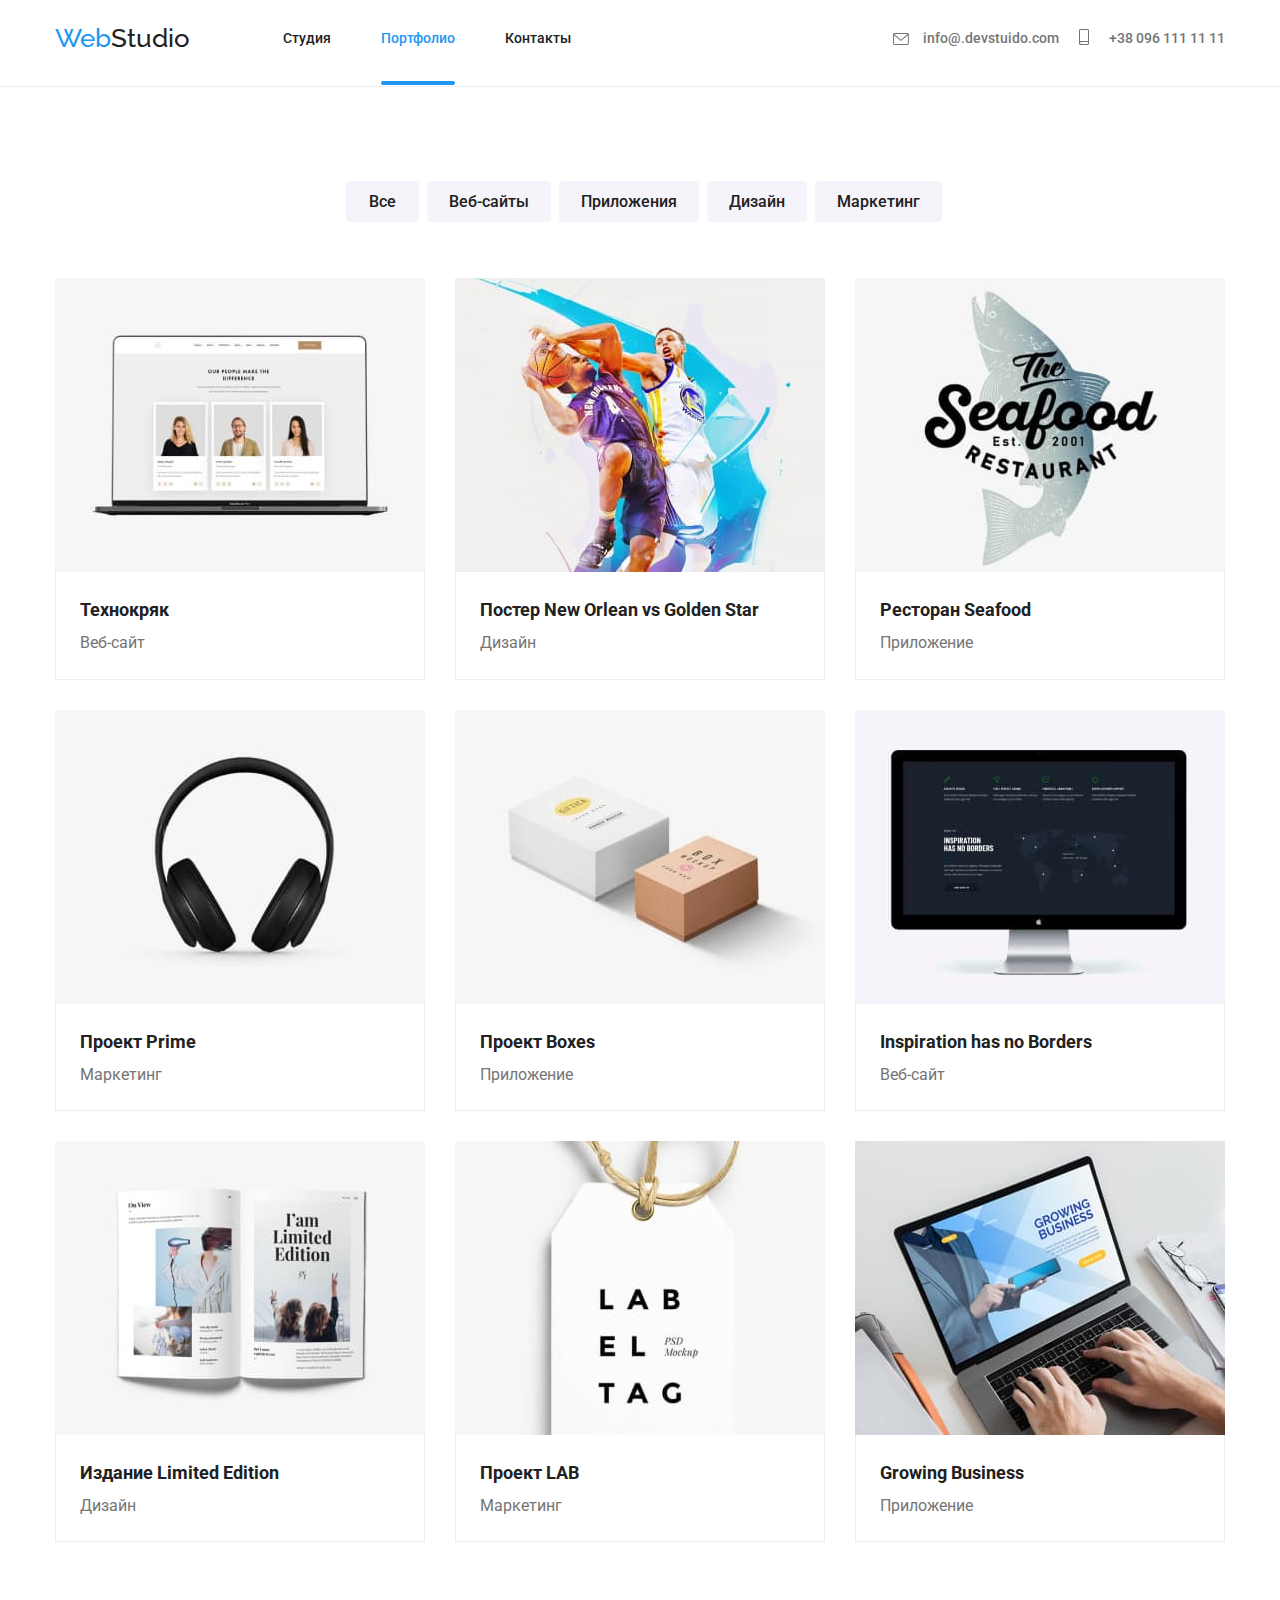
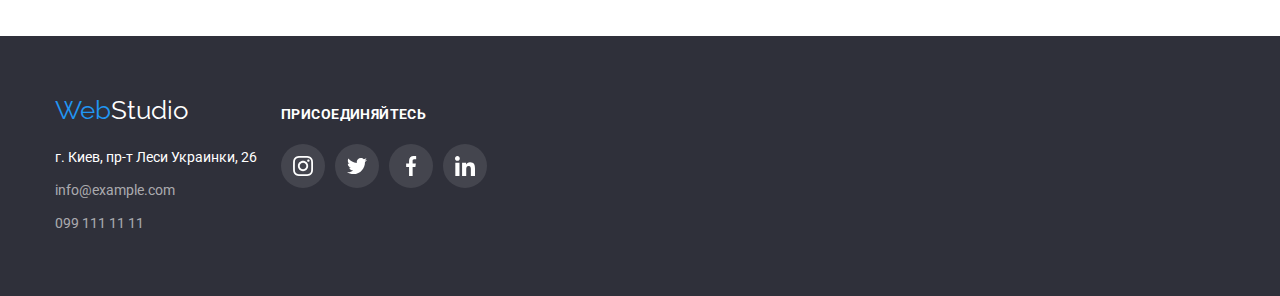
<file: portfolio.html>
<!DOCTYPE html>
<html lang="ru">
  <head>
    <meta charset="UTF-8" />
    <meta name="viewport" content="width=device-width, initial-scale=1.0" />
    <title>Document</title>
    <link href="https://fonts.googleapis.com/css2?family=Roboto:wght@400;500;700;900&display=swap" rel="stylesheet" />
    <link href="https://fonts.googleapis.com/css2?family=Raleway:wght@700&display=swap" rel="stylesheet" />
    <link rel="stylesheet" href="https://cdnjs.cloudflare.com/ajax/libs/modern-normalize/1.0.0/modern-normalize.min.css" />
    <link rel="stylesheet" href="./css/style.css" />
  </head>
  <body>
    <header class="portfolio-header">
      <div class="container container-nav">
        <nav class="nav">
          <a class="logo" href="/"><span>Web</span>Studio</a>

          <ul class="nav-links">
            <li class="nav-link"><a href="./index.html">Студия</a></li>
            <li class="nav-link nav-current"><a class="nav-current-link" href="./portfolio.html">Портфолио</a></li>
            <li class="nav-link"><a href="">Контакты</a></li>
          </ul>
        </nav>

        <a class="header-contacts header-item" href="info@devstudio.com">
          <svg class="header__icon" width="16px" height="12px">
            <use href="./images/icons-homework4/symbol-defs.svg#envelope"></use>
          </svg>
          info@.devstuido.com</a
        >
        <a class="header-contacts" href="tel:+380991111111">
          <svg class="header__icon" width="10px" height="16px">
            <use href="./images/icons-homework4/symbol-defs.svg#smartphone"></use>
          </svg>
          +38 096 111 11 11</a
        >
      </div>
    </header>

    <main>
      <!--Кнопки - виды продуктов-->
      <h2 class="hidden">Виды продуктов</h2>
      <div class="container buttons-container">
        <ul class="buttons-list">
          <li><button class="button" type="button">Все</button></li>
          <li><button class="button" type="button">Веб-сайты</button></li>
          <li><button class="button" type="button">Приложения</button></li>
          <li><button class="button" type="button">Дизайн</button></li>
          <li><button class="button" type="button">Маркетинг</button></li>
        </ul>
      </div>

      <!--Продукты-->
      <section class="portfolio-products section-padding">
        <div class="container">
          <h2 class="hidden">Продукты</h2>
          <ul class="card-set">
            <li class="product-card">
              <a class="link-product-card" href="" rel="noopener noreffer" target="_blank">
                <div class="image-container">
                  <img class="product-image" src="./images/images_homework2/techno.jpg" alt="Картинка веб-сайта" width="370" />
                  <div class="portfolio--product-overlay__container">
                    <p class="portfolio--product-overlay">
                      Технокряк это современная площадка распространения коронавируса. Компании используют эту платформу для цифрового шпионажа и атак
                      на защищённые сервера конкурентов.
                    </p>
                  </div>
                </div>
                <div class="card-border">
                  <h3 class="product-header">Технокряк</h3>
                  <p class="product-type">Веб-сайт</p>
                </div>
              </a>
            </li>

            <li class="product-card">
              <a class="link-product-card" href="" rel="noopener noreffer" target="_blank">
                <div class="image-container">
                  <img class="product-image" src="./images/images_homework2/poster.jpg" alt="Постер баскетбольной игры" width="370" />

                  <div class="portfolio--product-overlay__container">
                    <p class="portfolio--product-overlay">
                      Технокряк это современная площадка распространения коронавируса. Компании используют эту платформу для цифрового шпионажа и атак
                      на защищённые сервера конкурентов.
                    </p>
                  </div>
                </div>
                <div class="card-border">
                  <h3 class="product-header">Постер New Orlean vs Golden Star</h3>
                  <p class="product-type">Дизайн</p>
                </div>
              </a>
            </li>

            <li class="product-card">
              <a class="link-product-card" href="" rel="noopener noreffer" target="_blank">
                <div class="image-container">
                  <img class="product-image" src="./images/images_homework2/restraurant.jpg" alt="Логотип ресторана" width="370" />

                  <div class="portfolio--product-overlay__container">
                    <p class="portfolio--product-overlay">
                      Технокряк это современная площадка распространения коронавируса. Компании используют эту платформу для цифрового шпионажа и атак
                      на защищённые сервера конкурентов.
                    </p>
                  </div>
                </div>
                <div class="card-border">
                  <h3 class="product-header">Ресторан Seafood</h3>
                  <p class="product-type">Приложение</p>
                </div>
              </a>
            </li>

            <li class="product-card">
              <a class="link-product-card" href="" rel="noopener noreffer" target="_blank">
                <div class="image-container">
                  <img class="product-image" src="./images/images_homework2/prime.jpg" alt="Фотография наушников" width="370" />

                  <div class="portfolio--product-overlay__container">
                    <p class="portfolio--product-overlay">
                      Технокряк это современная площадка распространения коронавируса. Компании используют эту платформу для цифрового шпионажа и атак
                      на защищённые сервера конкурентов.
                    </p>
                  </div>
                </div>
                <div class="card-border">
                  <h3 class="product-header">Проект Prime</h3>
                  <p class="product-type">Маркетинг</p>
                </div>
              </a>
            </li>

            <li class="product-card">
              <a class="link-product-card" href="" rel="noopener noreffer" target="_blank">
                <div class="image-container">
                  <img class="product-image" src="./images/images_homework2/boxes.jpg" alt="Фотографии коробок" width="370" />

                  <div class="portfolio--product-overlay__container">
                    <p class="portfolio--product-overlay">
                      Технокряк это современная площадка распространения коронавируса. Компании используют эту платформу для цифрового шпионажа и атак
                      на защищённые сервера конкурентов.
                    </p>
                  </div>
                </div>
                <div class="card-border">
                  <h3 class="product-header">Проект Boxes</h3>
                  <p class="product-type">Приложение</p>
                </div>
              </a>
            </li>

            <li class="product-card">
              <a class="link-product-card" href="" rel="noopener noreffer" target="_blank">
                <div class="image-container">
                  <img class="product-image" src="./images/images_homework2/inspiration.jpg" alt="Скриншот" width="370" />

                  <div class="portfolio--product-overlay__container">
                    <p class="portfolio--product-overlay">
                      Технокряк это современная площадка распространения коронавируса. Компании используют эту платформу для цифрового шпионажа и атак
                      на защищённые сервера конкурентов.
                    </p>
                  </div>
                </div>
                <div class="card-border">
                  <h3 class="product-header">Inspiration has no Borders</h3>
                  <p class="product-type">Веб-сайт</p>
                </div>
              </a>
            </li>

            <li class="product-card">
              <a class="link-product-card" href="" rel="noopener noreffer" target="_blank">
                <div class="image-container">
                  <img class="product-image" src="./images/images_homework2/limited-edition.jpg" alt="Фотография книги" width="370" />

                  <div class="portfolio--product-overlay__container">
                    <p class="portfolio--product-overlay">
                      Технокряк это современная площадка распространения коронавируса. Компании используют эту платформу для цифрового шпионажа и атак
                      на защищённые сервера конкурентов.
                    </p>
                  </div>
                </div>
                <div class="card-border">
                  <h3 class="product-header">Издание Limited Edition</h3>
                  <p class="product-type">Дизайн</p>
                </div>
              </a>
            </li>

            <li class="product-card">
              <a class="link-product-card" href="" rel="noopener noreffer" target="_blank">
                <div class="image-container">
                  <img class="product-image" src="./images/images_homework2/lab.jpg" alt="Фотография ярлыка" width="370" />

                  <div class="portfolio--product-overlay__container">
                    <p class="portfolio--product-overlay">
                      Технокряк это современная площадка распространения коронавируса. Компании используют эту платформу для цифрового шпионажа и атак
                      на защищённые сервера конкурентов.
                    </p>
                  </div>
                </div>
                <div class="card-border">
                  <h3 class="product-header">Проект LAB</h3>
                  <p class="product-type">Маркетинг</p>
                </div>
              </a>
            </li>

            <li class="product-card">
              <a class="link-product-card" href="" rel="noopener noreffer" target="_blank">
                <div class="image-container">
                  <img class="product-image" src="./images/images_homework2/business.jpg" alt="Фотография ноутбука" width="370" />

                  <div class="portfolio--product-overlay__container">
                    <p class="portfolio--product-overlay">
                      Технокряк это современная площадка распространения коронавируса. Компании используют эту платформу для цифрового шпионажа и атак
                      на защищённые сервера конкурентов.
                    </p>
                  </div>
                </div>
                <div class="card-border">
                  <h3 class="product-header">Growing Business</h3>
                  <p class="product-type">Приложение</p>
                </div>
              </a>
            </li>
          </ul>
        </div>
      </section>
    </main>
    <footer class="footer">
      <div class="container section-padding footer-section__whole">
        <div class="footer-section__logo-nav">
          <div class="div-logo">
            <a class="logo" href="/"><span>Web</span>Studio</a>
          </div>
          <div class="">
            <address class="footer-contacts">
              <p class="footer-contact">г. Киев, пр-т Леси Украинки, 26</p>
              <a class="footer-contact" href="info@example.com">info@example.com</a>
              <a href="tel:+380991111111">099 111 11 11</a>
            </address>
          </div>
        </div>

        <div class="section__social-network">
          <div class="social-network">
            <p><strong class="footer-invitation">присоединяйтесь</strong></p>
            <div class="social-network__links">
              <ul class="icon-list">
                <li class="icon-item">
                  <a class="footer-link social-network__icon-link" target="_blank" aria-label="фейсбук" href="" rel="noopener noreferrer">
                    <svg class="footer-icon social-network__icon-svg">
                      <use href="./images/icons-homework4/symbol-defs.svg#instagram"></use>
                    </svg>
                  </a>
                </li>
                <li class="icon-item">
                  <a class="footer-link social-network__icon-link" target="_blank" aria-label="твиттер" href="" rel="noopener noreferrer">
                    <svg class="footer-icon social-network__icon-svg">
                      <use href="./images/icons-homework4/symbol-defs.svg#twitter"></use>
                    </svg>
                  </a>
                </li>
                <li class="icon-item">
                  <a class="footer-link social-network__icon-link" target="_blank" aria-label="фейсбук" href="" rel="noopener noreferrer">
                    <svg class="footer-icon social-network__icon-svg">
                      <use href="./images/icons-homework4/symbol-defs.svg#facebook"></use>
                    </svg>
                  </a>
                </li>
                <li class="icon-item">
                  <a class="footer-link social-network__icon-link" target="_blank" href="" aria-label="линкедин" rel="noopener noreferrer">
                    <svg class="footer-icon social-network__icon-svg">
                      <use href="./images/icons-homework4/symbol-defs.svg#linkedin"></use>
                    </svg>
                  </a>
                </li>
              </ul>
            </div>
          </div>
        </div>
      </div>
    </footer>
  </body>
</html>
</file>
<file: css/style.css>
/* primary colour #212121 */
/* secondary colour #757575 */
/* tertiary colour #2196F3 */

html {
  box-sizing: border-box;
}

*,
*::before,
*::after {
  box-sizing: inherit;
}

:root {
  --primary-text-colour: #757575;
  --secondary-text-colour: #212121;
  --buttons-links-colour: #2196f3;
  --background-colour: #ffffff;
  --time-var: cubic-bezier(0.4, 0, 0.2, 1);
}
* {
  margin: 0;
  padding: 0;
}
.logo {
  font-size: 26px;
  font-family: "Raleway", serif;
  color: var(--secondary-text-colour);
  margin-right: 93px;
}
.produc img {
  display: block;
  flex-basis: 100%;
}
img {
  display: block;
  flex-basis: 100%;
}

ul {
  list-style: none;
  margin: 0;
}

h2,
h3 {
  color: var(--secondary-text-colour);
}
body,
.nav {
  font-family: "Roboto", sans-serif;
  color: var(--primary-text-colour);
}

.nav,
.header-contacts {
  font-size: 14px;
  line-height: 1.14;
  font-weight: 500;
}
.section-padding {
  padding-bottom: 94px;
}

.container {
  width: 1200px;
  padding-left: 15px;
  padding-right: 15px;
  margin-left: auto;
  margin-right: auto;
}

.nav span {
  color: var(--buttons-links-colour);
}
.nav ul {
  color: var(--secondary-text-colour);
}

.nav-current {
  color: var(--buttons-links-colour);
  position: relative;
}
.hidden {
  display: none;
}

.team {
  background-color: #f5f4fa;
  padding-top: 94px;
}
.team-card p {
  margin-top: 10px;
  margin-bottom: 16px;
}

.team-card {
  background-color: #ffffff;
  text-align: center;
  box-shadow: 0px 1px 3px rgba(0, 0, 0, 0.12), 0px 1px 1px rgba(0, 0, 0, 0.14), 0px 2px 1px rgba(0, 0, 0, 0.2);
  border-radius: 0px 0px 4px 4px;
  flex-basis: calc(100% / 4 - 30px * 3);
  padding-bottom: 30px;
}

.team-cards {
  display: flex;
  justify-content: space-between;
}
header a {
  transition: color 250ms var(--time-var);
}

header a:hover,
header a:focus {
  color: var(--buttons-links-colour);
}

.button:hover,
.button:focus {
  background-color: var(--buttons-links-colour);
  color: var(--background-colour);
}
a:active {
  color: var(--buttons-links-colour);
}
.header-hero {
  font-size: 44px;
  line-height: 1.4;
  font-weight: 900;
  text-align: center;
  color: var(--background-colour);
  text-transform: uppercase;
  margin-bottom: 30px;
}

.hero-section {
  background-color: #2f303a;
  text-align: center;
}
.container-hero {
  margin-bottom: 0;
  max-width: 680px;
  margin-left: auto;
  margin-right: auto;
  padding-top: 200px;
  padding-bottom: 200px;
}
.order-button {
  background-color: var(--buttons-links-colour);
  min-width: 200px;
  color: var(--background-colour);
  padding: 10px 32px;
  border-radius: 4px;
  border: 0;
}

.qualities {
  padding-top: 94px;
}

.qualities-header {
  font-size: 14px;
  font-weight: 700;
  line-height: 1.14;
  margin-bottom: 10px;
  text-transform: uppercase;
}

.qualities-paragraph {
  font-weight: 400;
  font-size: 14px;
  line-height: 1.71;
}

.section-header {
  font-weight: 700;
  font-size: 36px;
  line-height: 1.27;
  text-align: center;
  margin-bottom: 50px;
}
.div-logo {
  margin-bottom: 20px;
}

.names-header {
  font-weight: 500;
  font-size: 16px;
  line-height: 1.17;
  color: var(--secondary-text-colour);
  margin-top: 30px;
}
.names-paragraph {
  font-weight: 400;
  font-size: 16px;
  line-height: 1.17;
}
.product-header {
  font-weight: 700;
  font-size: 18px;
  line-height: 2;
  margin-left: 24px;
  margin-top: 0;
}
.product-type {
  font-weight: normal;
  font-size: 16px;
  line-height: 1.9;
  margin-left: 24px;
}
.button {
  min-width: 73px;
  color: var(--secondary-text-colour);
  line-height: 1.6;
  font-size: 16px;
  background-color: #f5f4fa;
  font-weight: 500;
  margin-left: 8px;
  border-radius: 4px;
  padding: 8px 22px;
  transition: background-color 250ms var(--time-var), color 250ms var(--time-var);
}

a {
  color: inherit;
  text-decoration: none;
}

.footer span {
  color: var(--buttons-links-colour);
}
.footer a {
  color: var(--background-colour);
}
.footer-contacts a {
  color: rgb(255, 255, 255, 60%);
}
.footer-contacts {
  font-size: 14px;
  line-height: 1.7;
  display: flex;
  flex-direction: column;
  align-items: flex-start;
}

.footer {
  background-color: #2f303a;
  color: var(--background-colour);
  padding-top: 60px;
}
.footer .container {
  padding-bottom: 60px;
}
address {
  font-style: normal;
}

.portfolio-products {
  list-style: none;
}
.card-set {
  display: flex;
  flex-wrap: wrap;
  margin-top: -30px;
  margin-left: -30px;
}
.product-card {
  margin-top: 30px;
  margin-left: 30px;
  flex-basis: calc(100% / 3 - 60px);
  transition: box-shadow 250ms var(--time-var);
}
.product-card:hover,
.product-card:focus {
  box-shadow: 0px 1px 1px rgba(0, 0, 0, 0.12), 0px 4px 4px rgba(0, 0, 0, 0.06), 1px 4px 6px rgba(0, 0, 0, 0.16);
}

.buttons-list {
  display: flex;
  justify-content: center;
}

.qualities-list {
  display: flex;
  margin-left: -30px;
  margin-top: -30px;
}
.qualities-item {
  flex-basis: calc(100% / 3 - 90px);
  margin-left: 30px;
  margin-top: 30px;
  justify-content: center;
}

.product-images {
  display: flex;
  justify-content: space-between;
}

.team.container {
  padding-left: 0px;
  padding-right: 0px;
}
.buttons-container {
  padding-bottom: 0;
  margin-bottom: 56px;
}
.footer-contact {
  margin-bottom: 9px;
}

.header-contacts {
  display: flex;
  justify-content: end;
  position: relative;
}

.nav {
  display: flex;
  align-items: center;
  margin-right: auto;
}
.nav-links {
  display: flex;
  margin-right: -50px;
}
.header-item:not(:last-child) {
  margin-right: 50px;
}
.nav-link {
  flex-basis: calc(100% - 100px / 3);
  margin-right: 50px;
}
.container-nav {
  display: flex;
  align-items: center;
  justify-content: flex-end;
}
.container-nav {
  padding-top: 24px;
  padding-bottom: 32px;
}
.portfolio-header {
  margin-bottom: 94px;
  border-bottom: 1px solid #ececec;
}

.buttons-list .button {
  border: none;
}
.card-border {
  border-left: 1px solid #eeeeee;
  border-right: 1px solid #eeeeee;
  border-bottom: 1px solid #eeeeee;
  padding-bottom: 20px;
  padding-top: 20px;
}

.hero-section {
  background-size: 1600px;
  background-image: linear-gradient(rgba(47, 48, 58, 0.4), rgba(47, 48, 58, 0.4)), url(../images/images_homework4/Img.jpg);
  background-position: center;
  background-repeat: no-repeat;
}

.qualities-item::before {
  content: "";
  display: block;
  max-width: 270px;
  height: 120px;
  margin-bottom: 30px;
  background-color: #f5f4fa;
  background-repeat: no-repeat;
  background-position: center;
  background-size: scale-down;
}

.logo-antenna::before {
  background-image: url(../images/icons-homework4/antenna.svg);
}
.logo-clock::before {
  background-image: url(../images/icons-homework4/clock.svg);
}
.logo-diagram::before {
  background-image: url(../images/icons-homework4/diagram.svg);
}
.logo-astronaut::before {
  background-image: url(../images/icons-homework4/astronaut.svg);
}
.clients-section {
  padding-top: 94px;
}
.footer-invitation {
  font-family: "Roboto", sans-serif;
  font-size: 14px;
  font-style: normal;
  font-weight: 700;
  line-height: 1.14;
  letter-spacing: 0.03em;
  text-align: left;
  text-transform: uppercase;
}
.social-network__links {
  display: flex;
}

.footer-section__whole,
.section__social-network {
  display: flex;
  align-items: baseline;
}

.social-network__icon-svg {
  height: 20px;
  width: 20px;
  fill: #afb1b8;
  transition: fill 250ms var(--time-var);
  background-color: transparent;
}
.icon-list {
  margin: 0;
  display: inline-flex;
  padding: 0;
}

.icon-item:not(:first-child) {
  margin-left: 10px;
}
.social-network__icon-link {
  height: 44px;
  width: 44px;
  display: flex;
  align-items: center;
  justify-content: center;
  border-radius: 50%;
  transition: background-color 250ms var(--time-var);
}

.social-network__icon-link:hover .social-network__icon-svg,
.social-network__icon-link:focus .social-network__icon-svg {
  fill: #ffffff;
}
.social-network__icon-link:hover,
.social-network__icon-link:focus {
  background-color: var(--buttons-links-colour);
}

.footer-icon {
  fill: #ffffff;
}
.footer-link {
  background-color: rgba(255, 255, 255, 0.1);
  margin-top: 20px;
}
.header__icon {
  position: absolute;
  bottom: 2px;
  left: -30px;
  fill: currentColor;
}

.header-contacts:hover .header__icon,
.header-contacts:focus .header__icon,
.header-contacts:hover,
.header-contacts:focus {
  color: var(--buttons-links-colour);
  fill: var(--buttons-links-colour);
}

.clients-icon__list {
  display: inline-flex;
}

.clients-item:not(:last-child) {
  margin-right: 30px;
}

.clients-link {
  display: flex;
  justify-content: center;
  align-items: center;
  height: 90px;
  width: 170px;
  border: 1px solid #afb1b8;
  border-radius: 4px;
  fill: #afb1b8;

  transition: fill 250ms var(--time-var), border 250ms var(--time-var);
}

.clients-link:hover,
.clients-link:focus {
  border: 1px solid #2196f3;
  fill: #2196f3;
}

.product-image__container {
  position: relative;
}

.index-product-overlay__container {
  display: flex;
  justify-content: center;
  align-items: center;
  position: absolute;
  bottom: 0;

  width: 100%;
  height: 70px;
  background-color: rgba(47, 48, 58, 0.8);
}

.index-product-overlay {
  text-transform: uppercase;

  font-family: "Roboto", sans-serif;
  font-size: 14px;
  font-style: normal;
  font-weight: 700;
  line-height: 1.14px;
  letter-spacing: 0.03em;
  text-align: center;
  color: var(--background-colour);
}
.image-container {
  position: relative;
}

.portfolio--product-overlay__container {
  position: absolute;
  display: flex;
  justify-content: center;
  align-items: center;
  background-color: rgba(33, 150, 243, 0.9);
  padding-left: 24px;
  padding-right: 24px;
  opacity: 0;

  transition: opacity 250ms var(--time-var), height 250ms var(--time-var);

  bottom: 0;
  width: 100%;
  height: 0px;
}

.portfolio--product-overlay {
  font-family: "Roboto", sans-serif;
  font-size: 18px;
  font-style: normal;
  font-weight: 400;
  line-height: 1.55;
  letter-spacing: 0.03em;
  text-align: left;
  color: var(--background-colour);
}

.product-card:hover .portfolio--product-overlay__container,
.product-card:focus .portfolio--product-overlay__container {
  opacity: 1;
  height: 294px;
}

.backdrop {
  position: fixed;
  top: 0;
  left: 0;
  width: 100%;
  height: 100%;
  background-color: rgba(0, 0, 0, 0.2);
}

.backdrop.is-hidden {
  opacity: 0;
  pointer-events: none;
}
.modal {
  position: absolute;
  display: flex;
  justify-content: flex-end;

  top: 50%;
  left: 50%;
  transform: translate(-50%, -50%);

  min-width: 528px;
  min-height: 581px;

  background-color: #ffffff;
}

.modal-close-button {
  display: flex;
  justify-content: center;
  align-items: center;

  width: 30px;
  height: 30px;
  margin-top: 8px;
  margin-right: 8px;
  border-radius: 50%;
  border: 1px solid rgba(0, 0, 0, 0.1);
  background-color: #fff;
}

.nav-current-link::after {
  position: absolute;
  bottom: 0;
  display: block;
  width: 100%;
  height: 4px;
  background: #2196f3;
  border-radius: 2px;
  content: "";
  transform: translateY(38px);
}
</file>
